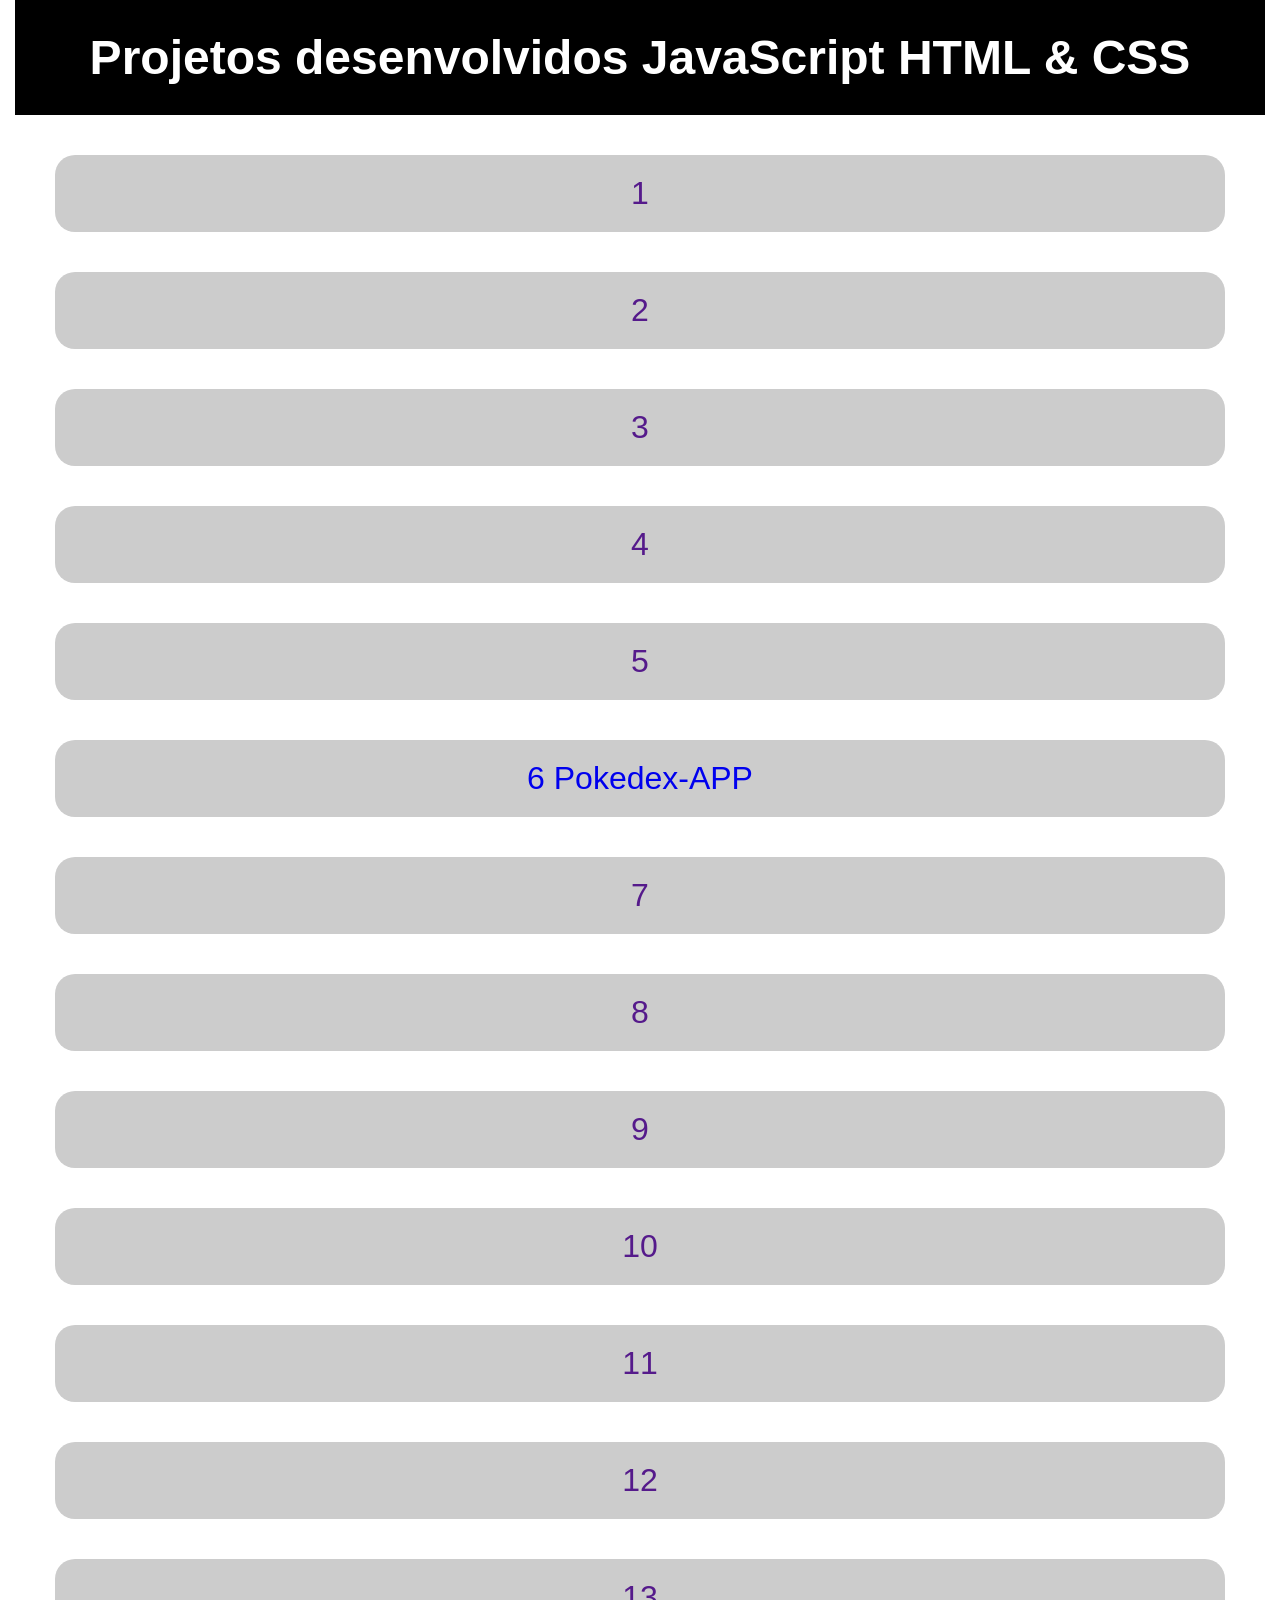
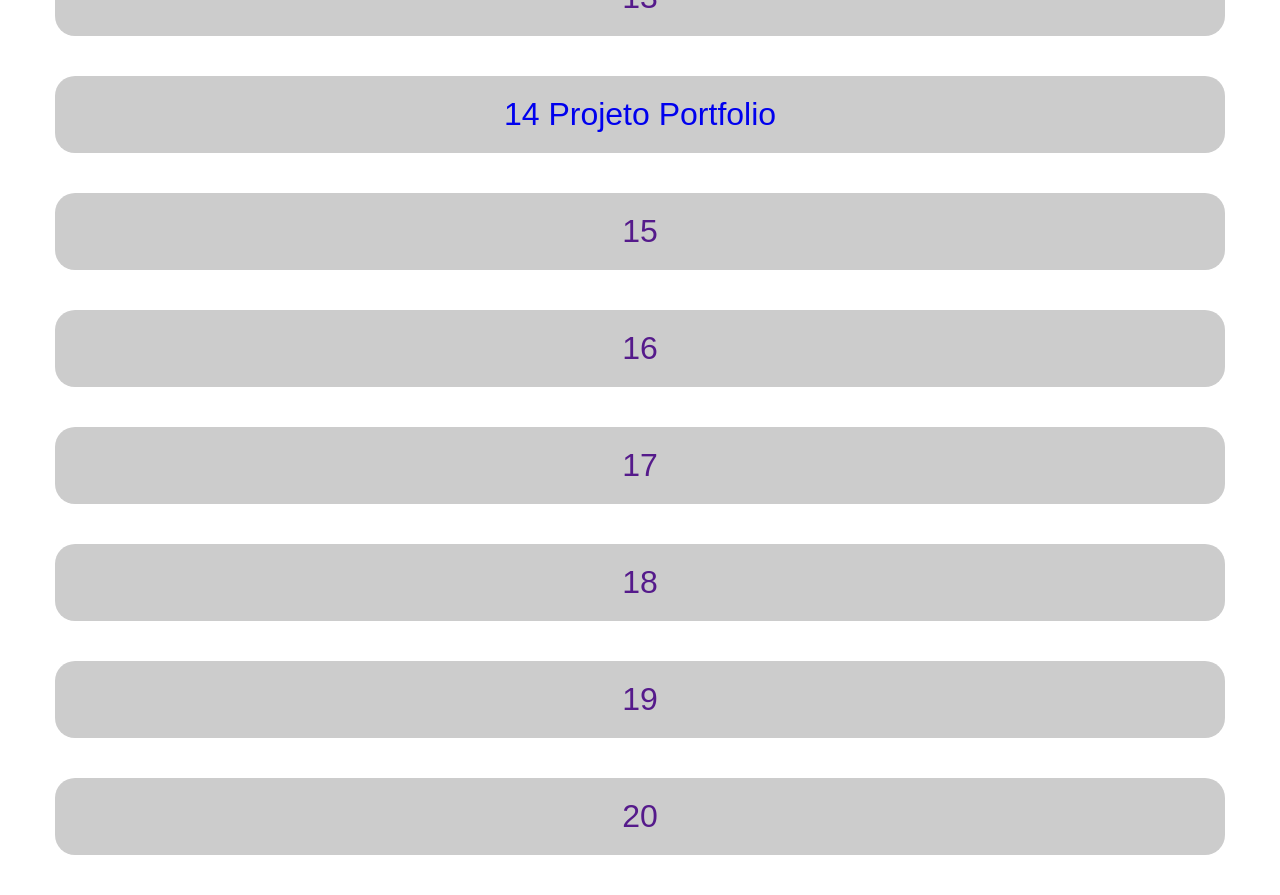
<file: index.html>
<!DOCTYPE html>
<html lang="pt-BR">
<head>
    <meta charset="UTF-8">
    <meta name="viewport" content="width=device-width, initial-scale=1.0">
    <title>Projetos JavaScript</title>

    <link rel="stylesheet" href="./source/style.css">
</head>
<body>
    <main id="container">
        <h2>Projetos desenvolvidos JavaScript HTML & CSS</h2>

        <div class="projeto">
            <a href="" target="_blank">1</a>
            <a href="" target="_blank">2</a>
            <a href="" target="_blank">3</a>
            <a href="" target="_blank">4</a>
            <a href="" target="_blank">5</a>
            <a href="./1.6-Pokedex-APP/pokedex.html" target="_blank">6 Pokedex-APP</a>
            <a href="" target="_blank">7</a>
            <a href="" target="_blank">8</a>
            <a href="" target="_blank">9</a>
            <a href="" target="_blank">10</a>
            <a href="" target="_blank">11</a>
            <a href="" target="_blank">12</a>
            <a href="" target="_blank">13</a>
            <a href="./1.14-Projeto-PortFolio-DIO/index.html" target="_blank">14 Projeto Portfolio</a>
            <a href="" target="_blank">15</a>
            <a href="" target="_blank">16</a>
            <a href="" target="_blank">17</a>
            <a href="" target="_blank">18</a>
            <a href="" target="_blank">19</a>
            <a href="" target="_blank">20</a>
        </div>
    </main>
    
</body>
</html>
</file>
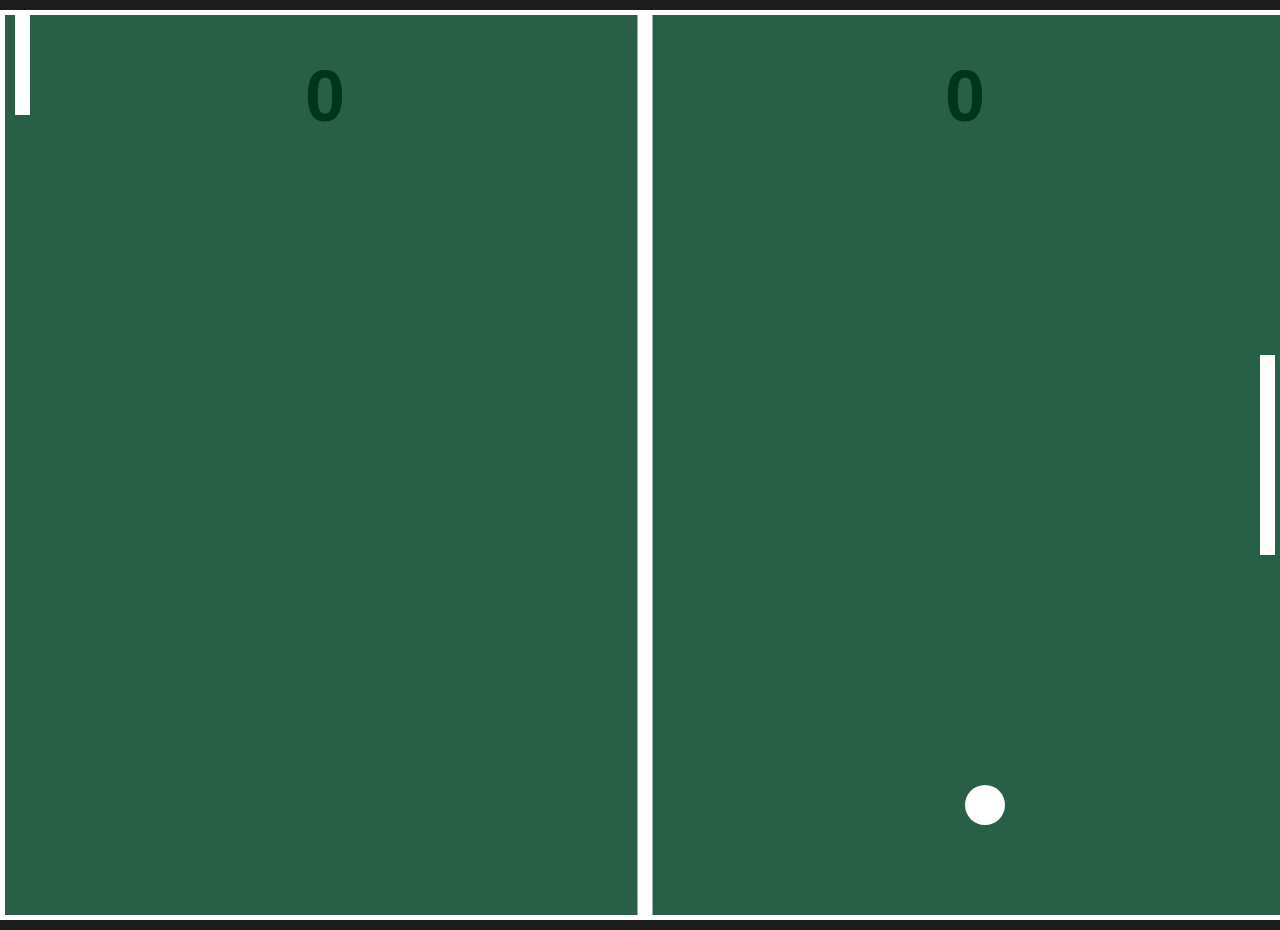
<file: 1.10-Jogo-Jokenpo/index.html>
<!DOCTYPE html>
<html lang="pt-BR">
<head>
  <meta charset="UTF-8" />
  <meta http-equiv="X-UA-Compatible" content="IE=edge" />
  <meta name="viewport" content="width=device-width, initial-scale=1.0" />
  <title>Jogo Ping-Pong</title>

  <link rel="stylesheet" href="./source/style.css">
  <script src="./source/script.js" defer></script>
</head>
<body>
  <canvas></canvas>
</body>
</html>
</file>
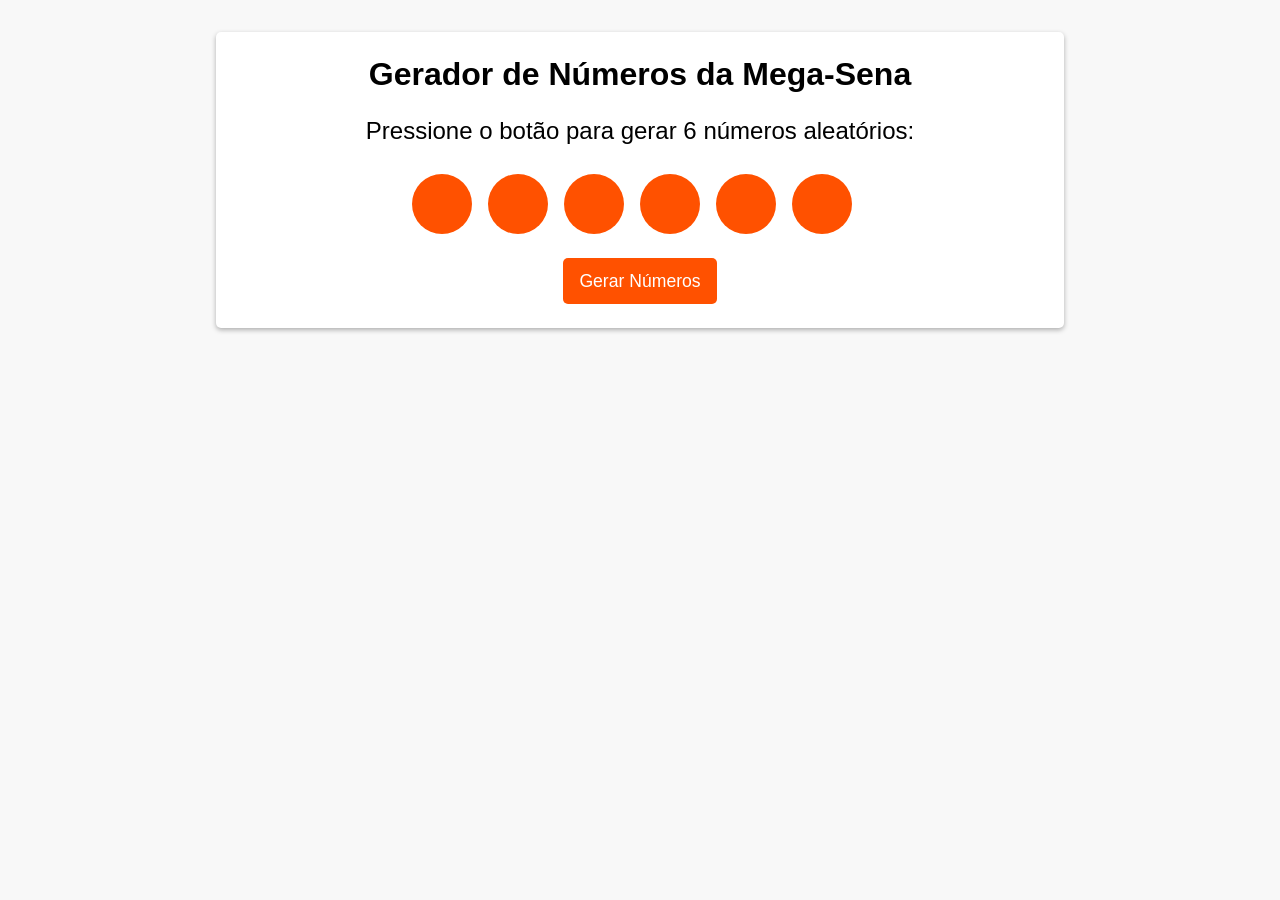
<file: 10 - gerador_mega_sena/index.html>
<!DOCTYPE html>
<html>
  <head>
    <meta charset="UTF-8" />
    <title>Gerador de Números da Mega-Sena</title>
    <link rel="stylesheet" type="text/css" href="style.css" />
    <script src="scripts.js" defer></script>
  </head>
  <body>
    <div class="container">
      <h1>Gerador de Números da Mega-Sena</h1>
      <p>Pressione o botão para gerar 6 números aleatórios:</p>
      <div id="numbers">
        <span class="number"></span>
        <span class="number"></span>
        <span class="number"></span>
        <span class="number"></span>
        <span class="number"></span>
        <span class="number"></span>
      </div>
      <button id="generate">Gerar Números</button>
    </div>
  </body>
</html>
</file>
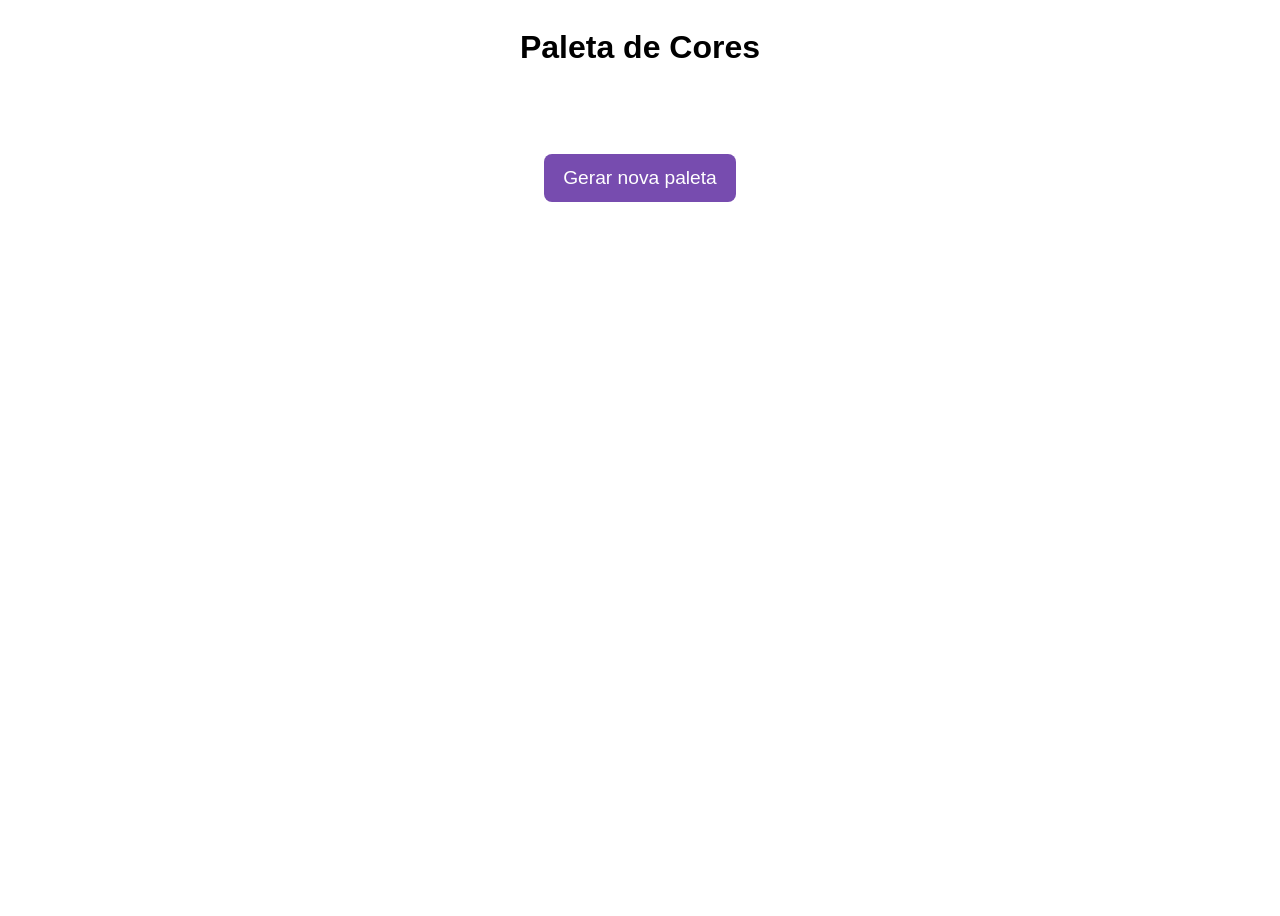
<file: 11 - paleta_de_cores/index.html>
<!DOCTYPE html>
<html lang="en">
  <head>
    <meta charset="UTF-8" />
    <meta http-equiv="X-UA-Compatible" content="IE=edge" />
    <meta name="viewport" content="width=device-width, initial-scale=1.0" />
    <title>Paleta de Cores</title>
    <link rel="stylesheet" href="styles.css" />
    <script src="scripts.js" defer></script>
  </head>
  <body>
    <div class="container">
      <h1>Paleta de Cores</h1>
      <div class="colors"></div>
      <button id="generate-button">Gerar nova paleta</button>
    </div>
  </body>
</html>
</file>
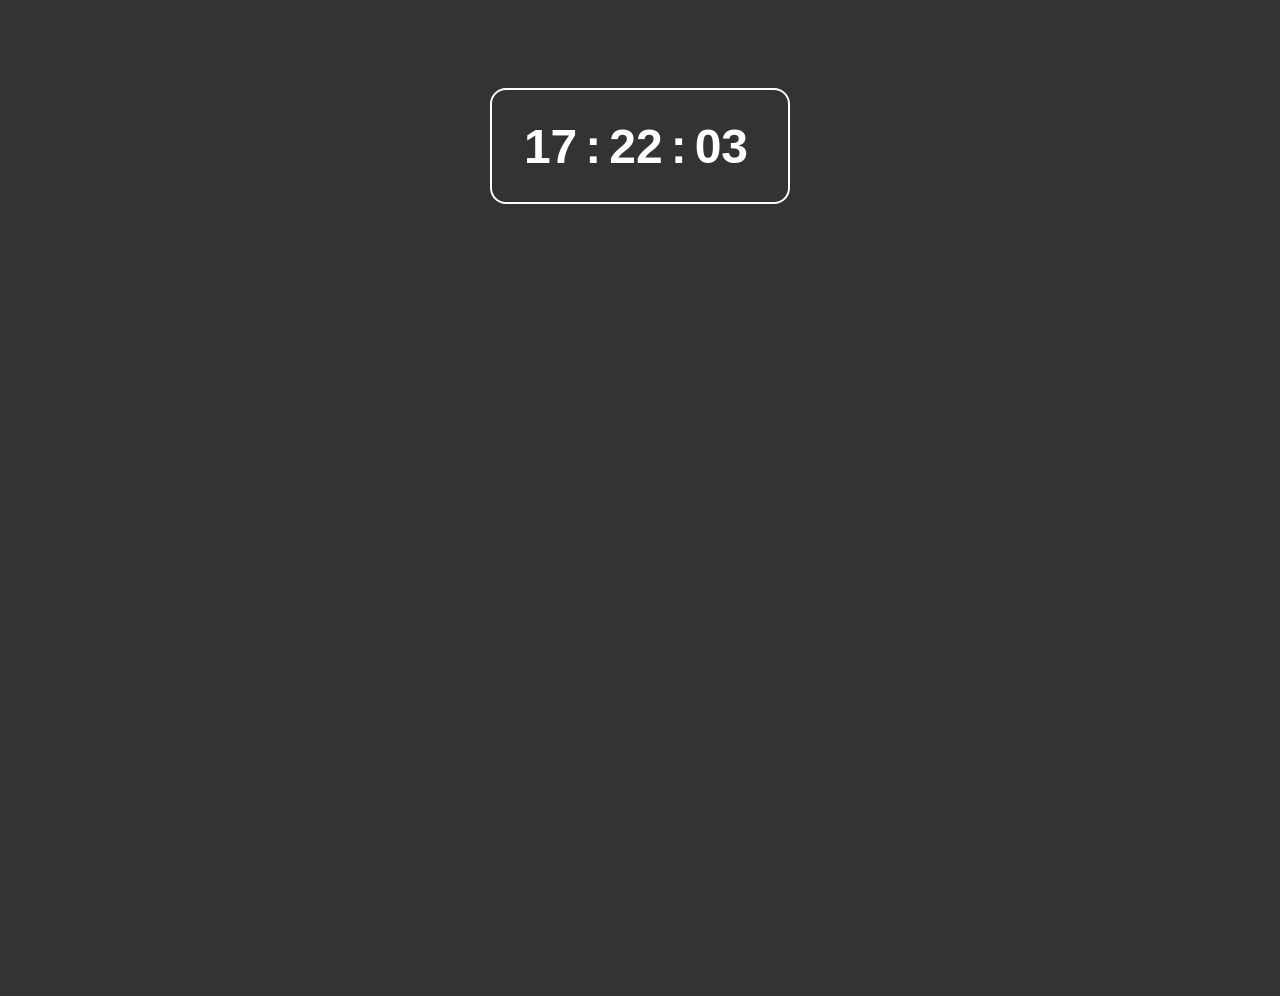
<file: 12 - relogio_digital/index.html>
<!DOCTYPE html>
<html lang="en">
  <head>
    <meta charset="UTF-8" />
    <meta http-equiv="X-UA-Compatible" content="IE=edge" />
    <meta name="viewport" content="width=device-width, initial-scale=1.0" />
    <title>Relógio Digital</title>
    <link rel="stylesheet" href="styles.css" />
    <script src="scripts.js" defer></script>
  </head>
  <body>
    <div class="container">
      <div class="clock">
        <span class="hours">00</span>
        <span class="divider">:</span>
        <span class="minutes">00</span>
        <span class="divider">:</span>
        <span class="seconds">00</span>
      </div>
    </div>
  </body>
</html>
</file>
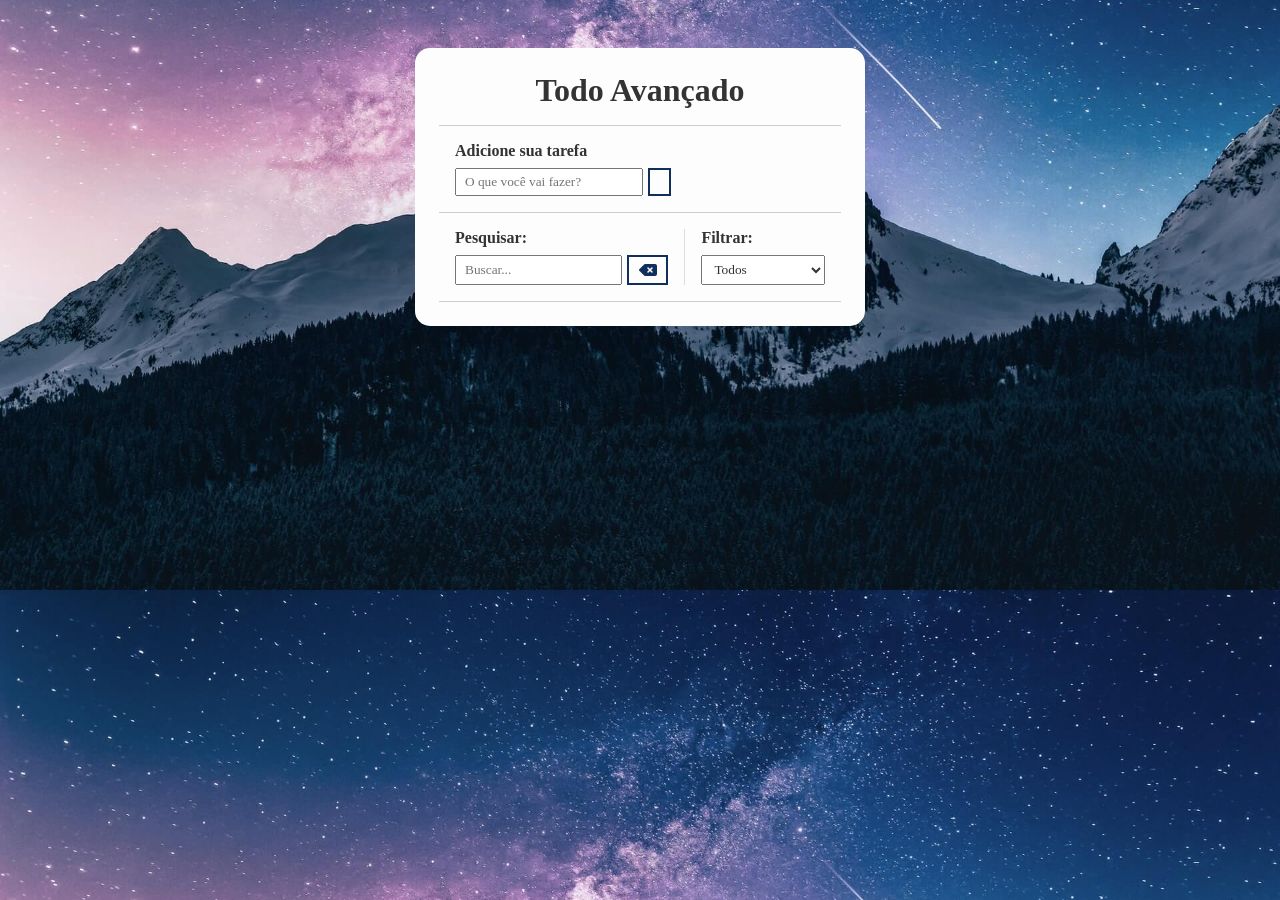
<file: 13 - todo_list/index.html>
<!DOCTYPE html>
<html lang="en">
  <head>
    <meta charset="UTF-8" />
    <meta http-equiv="X-UA-Compatible" content="IE=edge" />
    <meta name="viewport" content="width=device-width, initial-scale=1.0" />
    <title>Todo Avançado</title>
    <link rel="stylesheet" href="css/styles.css" />
    <link
      rel="stylesheet"
      href="https://cdnjs.cloudflare.com/ajax/libs/font-awesome/6.1.2/css/all.min.css"
      integrity="sha512-1sCRPdkRXhBV2PBLUdRb4tMg1w2YPf37qatUFeS7zlBy7jJI8Lf4VHwWfZZfpXtYSLy85pkm9GaYVYMfw5BC1A=="
      crossorigin="anonymous"
      referrerpolicy="no-referrer"
    />
    <script src="js/scripts.js" defer></script>
  </head>
  <body>
    <div class="todo-container">
      <header>
        <h1>Todo Avançado</h1>
      </header>
      <form id="todo-form">
        <p>Adicione sua tarefa</p>
        <div class="form-control">
          <input
            type="text"
            id="todo-input"
            placeholder="O que você vai fazer?"
          />
          <button type="submit">
            <i class="fa-thin fa-plus"></i>
          </button>
        </div>
      </form>
      <form id="edit-form" class="hide">
        <p>Edite sua tarefa</p>
        <div class="form-control">
          <input type="text" id="edit-input" />
          <button type="submit">
            <i class="fa-solid fa-check-double"></i>
          </button>
        </div>
        <button id="cancel-edit-btn">Cancelar</button>
      </form>
      <div id="toolbar">
        <div id="search">
          <h4>Pesquisar:</h4>
          <form>
            <input type="text" id="search-input" placeholder="Buscar..." />
            <button id="erase-button">
              <i class="fa-solid fa-delete-left"></i>
            </button>
          </form>
        </div>
        <div id="filter">
          <h4>Filtrar:</h4>
          <select id="filter-select">
            <option value="all">Todos</option>
            <option value="done">Feitos</option>
            <option value="todo">A fazer</option>
          </select>
        </div>
      </div>
      <div id="todo-list">
        <!-- 
          Template
          
          <div class="todo">
          <h3>Estou fazendo algo aqui...</h3>
          <button class="finish-todo">
            <i class="fa-solid fa-check"></i>
          </button>
          <button class="edit-todo">
            <i class="fa-solid fa-pen"></i>
          </button>
          <button class="remove-todo">
            <i class="fa-solid fa-xmark"></i>
          </button>
        </div> -->
      </div>
    </div>
  </body>
</html>
</file>
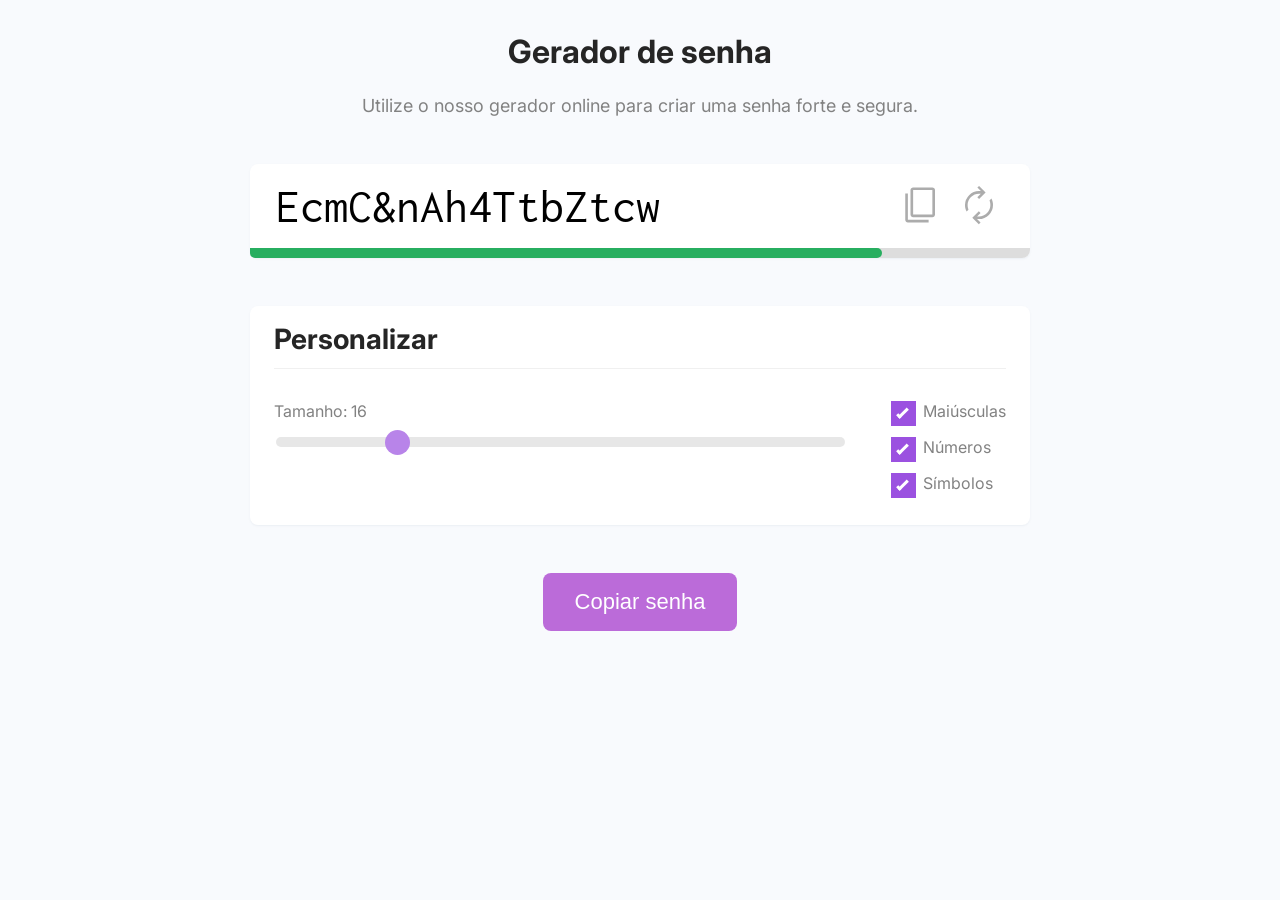
<file: 2.1-Gerador-senhas/index.html>
<!DOCTYPE html>
<html lang="en">
  <head>
    <meta charset="UTF-8" />
    <meta http-equiv="X-UA-Compatible" content="IE=edge" />
    <meta name="viewport" content="width=device-width, initial-scale=1.0" />
    <link rel="preconnect" href="https://fonts.googleapis.com" />
    <link rel="preconnect" href="https://fonts.gstatic.com" crossorigin />
    <link
      href="https://fonts.googleapis.com/css2?family=Inconsolata:wght@600&family=Inter:wght@400;600&display=swap"
      rel="stylesheet"
    />
    <link rel="stylesheet" href="reset.css" />
    <link rel="stylesheet" href="style.css" />
    <title>Document</title>
  </head>
  <body>
    <main>
      <section class="hero">
        <h1 class="title">Gerador de senha</h1>
        <p class="subtitle">
          Utilize o nosso gerador online para criar uma senha forte e segura.
        </p>
      </section>

      <section class="box">
        <div class="password">
          <div class="text">
            <input type="text" name="password" id="password" />
          </div>
          <div class="actions">
            <button id="copy-1">
              <img src="copy.svg" width="42" />
            </button>
            <button id="renew">
              <img src="renew.svg" width="42" />
            </button>
          </div>
        </div>
        <div class="security-indicator">
          <div id="security-indicator-bar" class="bar"></div>
        </div>
      </section>

      <section class="box customize">
        <h3 class="title">Personalizar</h3>
        <div class="actions">
          <div class="password-length">
            <p>Tamanho: <span id="password-length-text">16</span></p>
            <input
              type="range"
              name="password-length"
              id="password-length"
              class="slider"
              value="16"
              min="4"
              max="64"
            />
          </div>
          <div class="config">
            <label class="checkbox-container">
              <span class="text">Maiúsculas</span>
              <input type="checkbox" id="uppercase-check" checked />
              <span class="checkmark"></span>
            </label>
            <label class="checkbox-container">
              <span class="text">Números</span>
              <input type="checkbox" id="number-check" checked />
              <span class="checkmark"></span>
            </label>
            <label class="checkbox-container">
              <span class="text">Símbolos</span>
              <input type="checkbox" id="symbol-check" checked />
              <span class="checkmark"></span>
            </label>
          </div>
        </div>
      </section>

      <div class="submit">
        <button id="copy-2">Copiar senha</button>
      </div>
    </main>
    <script>
      const inputEl = document.querySelector("#password")
      const upperCaseCheckEl = document.querySelector("#uppercase-check")
      const numberCheckEl = document.querySelector("#number-check")
      const symbolCheckEl = document.querySelector("#symbol-check")
      const securityIndicatorBarEl = document.querySelector(
        "#security-indicator-bar"
      )

      let passwordLength = 16

      function generatePassword() {
        let chars = "abcdefghjkmnpqrstuvwxyz"

        const upperCaseChars = "ABCDEFGHJKLMNPQRSTUVWXYZ"
        const numberChars = "123456789"
        const symbolChars = "?!@&*()[]"

        if (upperCaseCheckEl.checked) {
          chars += upperCaseChars
        }

        if (numberCheckEl.checked) {
          chars += numberChars
        }

        if (symbolCheckEl.checked) {
          chars += symbolChars
        }

        let password = ""

        for (let i = 0; i < passwordLength; i++) {
          const randomNumber = Math.floor(Math.random() * chars.length)
          password += chars.substring(randomNumber, randomNumber + 1)
        }

        inputEl.value = password

        calculateQuality()
        calculateFontSize()
      }

      function calculateQuality() {
        // T*0.25 + M*0.15 + N*0.25 + S*0.35 = 100
        const percent = Math.round(
          (passwordLength / 64) * 25 +
            (upperCaseCheckEl.checked ? 15 : 0) +
            (numberCheckEl.checked ? 25 : 0) +
            (symbolCheckEl.checked ? 35 : 0)
        )

        securityIndicatorBarEl.style.width = `${percent}%`

        if (percent > 69) {
          // safe
          securityIndicatorBarEl.classList.remove("critical")
          securityIndicatorBarEl.classList.remove("warning")
          securityIndicatorBarEl.classList.add("safe")
        } else if (percent > 50) {
          // warning
          securityIndicatorBarEl.classList.remove("critical")
          securityIndicatorBarEl.classList.add("warning")
          securityIndicatorBarEl.classList.remove("safe")
        } else {
          // critical
          securityIndicatorBarEl.classList.add("critical")
          securityIndicatorBarEl.classList.remove("warning")
          securityIndicatorBarEl.classList.remove("safe")
        }

        if (percent >= 100) {
          securityIndicatorBarEl.classList.add("completed")
        } else {
          securityIndicatorBarEl.classList.remove("completed")
        }
      }

      function calculateFontSize() {
        if (passwordLength > 45) {
          inputEl.classList.remove("font-sm")
          inputEl.classList.remove("font-xs")
          inputEl.classList.add("font-xxs")
        } else if (passwordLength > 32) {
          inputEl.classList.remove("font-sm")
          inputEl.classList.add("font-xs")
          inputEl.classList.remove("font-xxs")
        } else if (passwordLength > 22) {
          inputEl.classList.add("font-sm")
          inputEl.classList.remove("font-xs")
          inputEl.classList.remove("font-xxs")
        } else {
          inputEl.classList.remove("font-sm")
          inputEl.classList.remove("font-xs")
          inputEl.classList.remove("font-xxs")
        }
      }

      function copy() {
        navigator.clipboard.writeText(inputEl.value)
      }

      const passwordLengthEl = document.querySelector("#password-length")
      passwordLengthEl.addEventListener("input", function () {
        passwordLength = passwordLengthEl.value
        document.querySelector("#password-length-text").innerText =
          passwordLength
        generatePassword()
      })
      upperCaseCheckEl.addEventListener("click", generatePassword)
      numberCheckEl.addEventListener("click", generatePassword)
      symbolCheckEl.addEventListener("click", generatePassword)

      document.querySelector("#copy-1").addEventListener("click", copy)
      document.querySelector("#copy-2").addEventListener("click", copy)
      document
        .querySelector("#renew")
        .addEventListener("click", generatePassword)

      generatePassword()
    </script>
  </body>
</html>
</file>
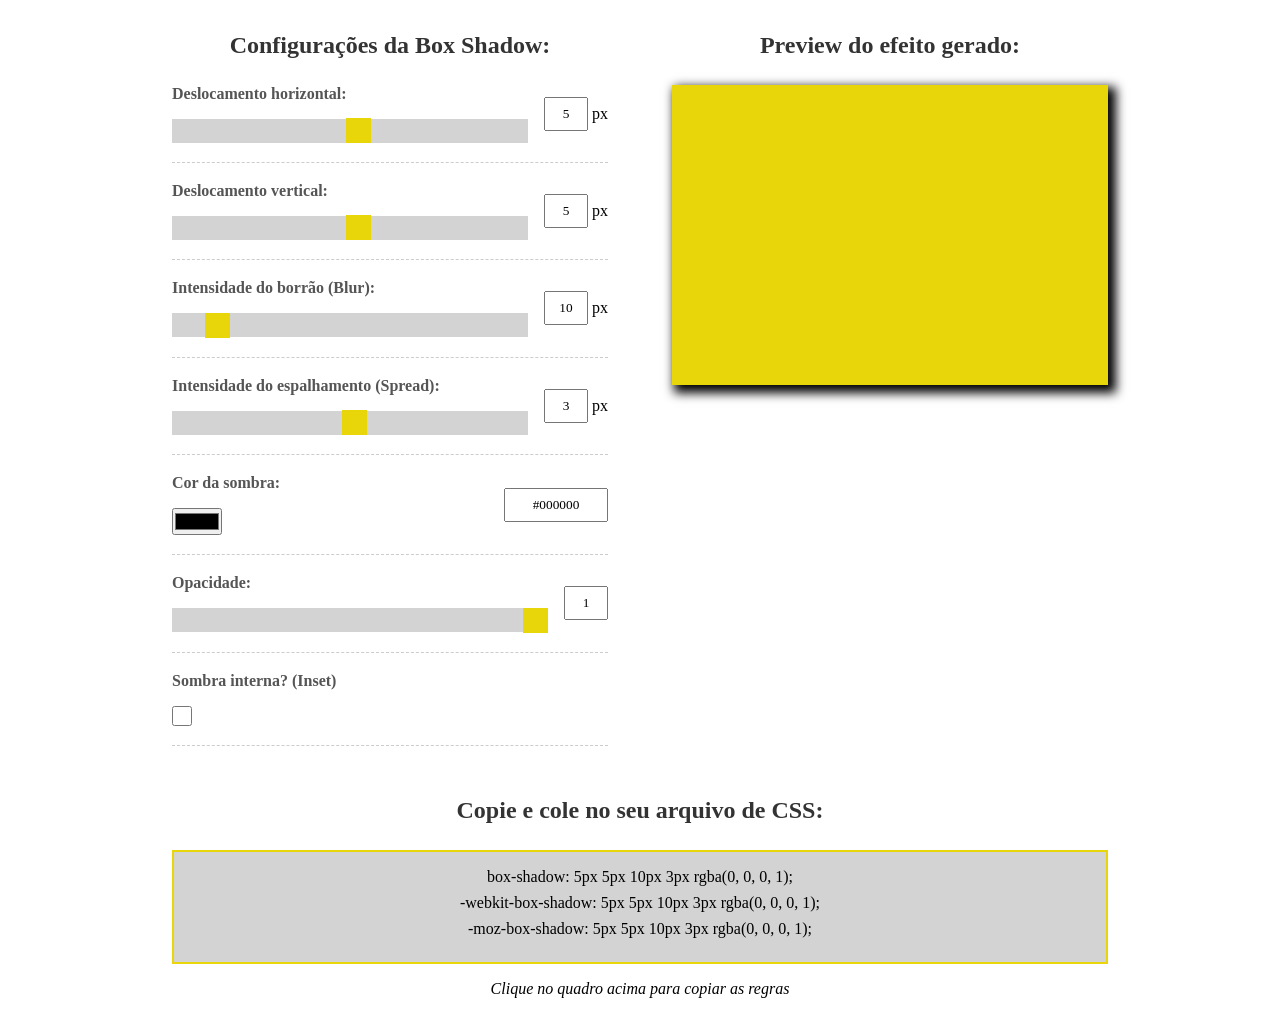
<file: 7 - box-shadow-generator-main/index.html>
<!DOCTYPE html>
<html lang="pt">
  <head>
    <meta charset="UTF-8" />
    <meta http-equiv="X-UA-Compatible" content="IE=edge" />
    <meta name="viewport" content="width=device-width, initial-scale=1.0" />
    <title>Gerador de Box Shadow</title>
    <link rel="stylesheet" href="css/styles.css" />
    <script src="js/scripts.js" defer></script>
  </head>
  <body>
    <div id="box-shadow-generator">
      <div id="controls-container">
        <h2>Configurações da Box Shadow:</h2>
        <div class="form-control">
          <div class="range-input">
            <label for="horizontal">Deslocamento horizontal:</label>
            <input
              type="range"
              id="horizontal"
              name="horizontal"
              min="-100"
              max="100"
              value="5"
            />
          </div>
          <div class="reference-input">
            <input type="text" id="horizontal-value" name="horizontal-value" />
            <p>px</p>
          </div>
        </div>
        <div class="form-control">
          <div class="range-input">
            <label for="vertical">Deslocamento vertical:</label>
            <input
              type="range"
              id="vertical"
              name="vertical"
              min="-100"
              max="100"
              value="5"
            />
          </div>
          <div class="reference-input">
            <input type="text" id="vertical-value" name="vertical-value" />
            <p>px</p>
          </div>
        </div>
        <div class="form-control">
          <div class="range-input">
            <label for="blur">Intensidade do borrão (Blur):</label>
            <input
              type="range"
              id="blur"
              name="blur"
              min="0"
              max="100"
              value="10"
            />
          </div>
          <div class="reference-input">
            <input type="text" id="blur-value" name="blur-value" />
            <p>px</p>
          </div>
        </div>
        <div class="form-control">
          <div class="range-input">
            <label for="spread">Intensidade do espalhamento (Spread):</label>
            <input
              type="range"
              id="spread"
              name="spread"
              min="-100"
              max="100"
              value="3"
            />
          </div>
          <div class="reference-input">
            <input type="text" id="spread-value" name="spread-value" />
            <p>px</p>
          </div>
        </div>
        <div class="form-control">
          <div class="range-input">
            <label for="color">Cor da sombra:</label>
            <input type="color" id="color" name="color" value="#000000" />
          </div>
          <div class="reference-input">
            <input type="text" id="color-value" name="color-value" />
          </div>
        </div>
        <div class="form-control">
          <div class="range-input">
            <label for="opacity">Opacidade:</label>
            <input
              type="range"
              id="opacity"
              name="opacity"
              min="0"
              max="1"
              value="1"
              step="0.01"
            />
          </div>
          <div class="reference-input">
            <input type="text" id="opacity-value" name="opacity-value" />
          </div>
        </div>
        <div class="form-control">
          <div class="range-input">
            <label for="opacity">Sombra interna? (Inset)</label>
            <input type="checkbox" id="inset" name="inset" />
          </div>
        </div>
      </div>
      <div id="preview">
        <h2>Preview do efeito gerado:</h2>
        <div id="box"></div>
      </div>
    </div>
    <div id="generated-rule">
      <h2>Copie e cole no seu arquivo de CSS:</h2>
      <div id="rules-area">
        <p id="rule">box-shadow: <span></span></p>
        <p id="webkit-rule">-webkit-box-shadow: <span></span></p>
        <p id="moz-rule">-moz-box-shadow: <span></span></p>
      </div>
      <p id="copy-instructions">Clique no quadro acima para copiar as regras</p>
    </div>
  </body>
</html>
</file>
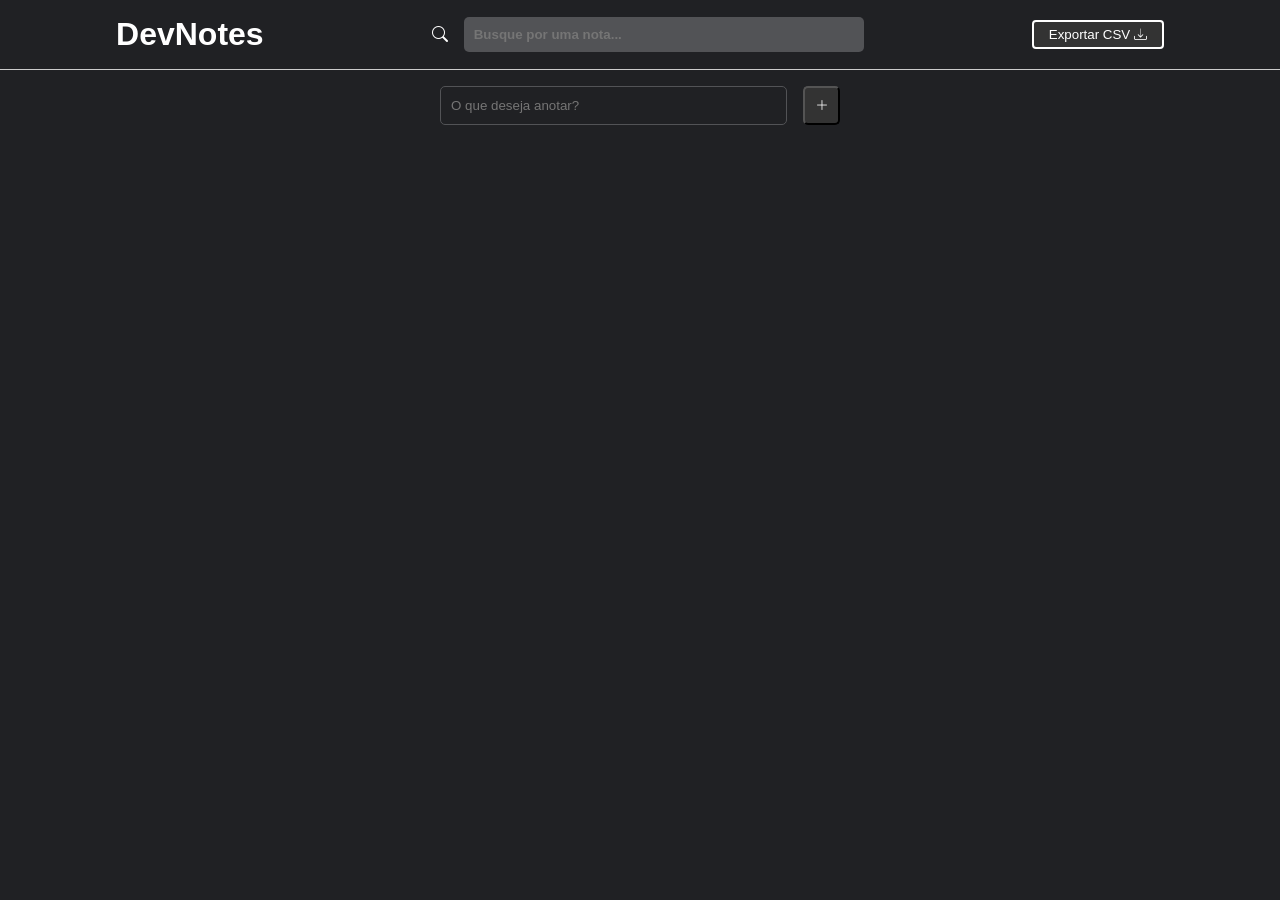
<file: 8 - devnotes-main/index.html>
<!DOCTYPE html>
<html lang="pt">
  <head>
    <meta charset="UTF-8" />
    <meta http-equiv="X-UA-Compatible" content="IE=edge" />
    <meta name="viewport" content="width=device-width, initial-scale=1.0" />
    <title>Notes</title>
    <!-- Bootstrap Icons -->
    <link
      rel="stylesheet"
      href="https://cdn.jsdelivr.net/npm/bootstrap-icons@1.10.1/font/bootstrap-icons.css"
    />
    <!-- CSS -->
    <link rel="stylesheet" href="css/styles.css" />
    <!-- JS -->
    <script src="js/scripts.js" defer></script>
  </head>
  <body>
    <header>
      <h1>DevNotes</h1>
      <div id="search-container">
        <i class="bi bi-search"></i>
        <input
          type="text"
          id="search-input"
          placeholder="Busque por uma nota..."
        />
      </div>
      <button id="export-notes">
        Exportar CSV <i class="bi bi-download"></i>
      </button>
    </header>
    <div id="add-note-container">
      <input type="text" id="note-content" placeholder="O que deseja anotar?" />
      <button class="add-note"><i class="bi bi-plus-lg"></i></button>
    </div>
    <div id="notes-container"></div>
  </body>
</html>
</file>
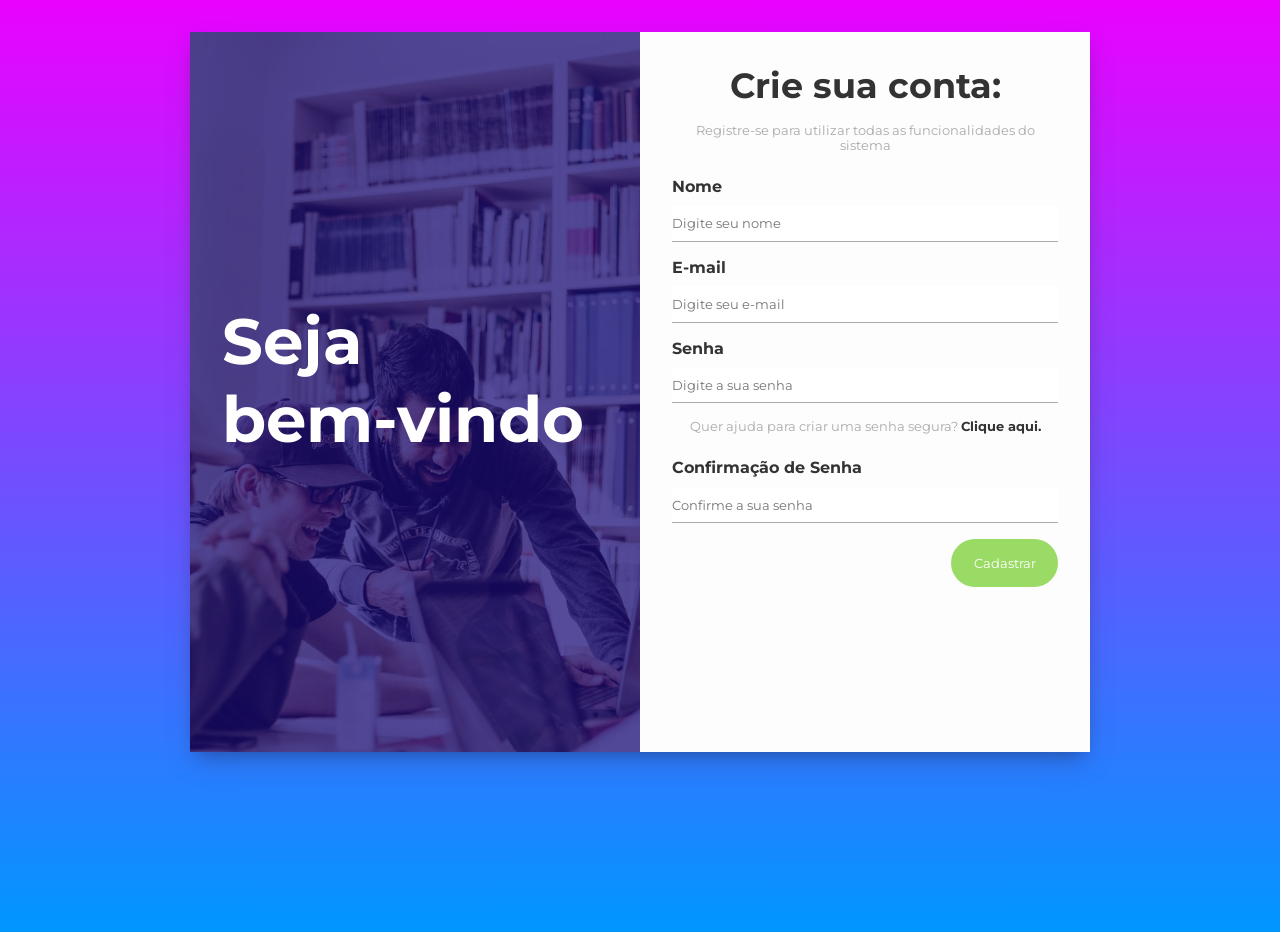
<file: 9 - gerador_de_senha/index.html>
<!DOCTYPE html>
<html lang="pt">
  <head>
    <meta charset="UTF-8" />
    <meta http-equiv="X-UA-Compatible" content="IE=edge" />
    <meta name="viewport" content="width=device-width, initial-scale=1.0" />
    <title>Gerador de Senha</title>
    <link rel="preconnect" href="https://fonts.googleapis.com" />
    <link rel="preconnect" href="https://fonts.gstatic.com" crossorigin />
    <link
      href="https://fonts.googleapis.com/css2?family=Montserrat:ital,wght@0,100;0,200;0,300;0,400;0,500;0,600;0,700;0,800;0,900;1,100;1,200;1,300;1,400;1,500;1,600;1,700;1,800;1,900&display=swap"
      rel="stylesheet"
    />
    <link rel="stylesheet" href="css/styles.css" />
    <script src="js/scripts.js" defer></script>
  </head>
  <body>
    <div id="register-container">
      <div id="register-banner">
        <div id="banner-layer">
          <h1>Seja bem-vindo</h1>
        </div>
      </div>
      <form id="register-form">
        <h2>Crie sua conta:</h2>
        <p>Registre-se para utilizar todas as funcionalidades do sistema</p>
        <div class="form-control">
          <label for="name">Nome</label>
          <input
            type="text"
            name="name"
            id="name"
            placeholder="Digite seu nome"
          />
        </div>
        <div class="form-control">
          <label for="email">E-mail</label>
          <input
            type="email"
            name="email"
            id="email"
            placeholder="Digite seu e-mail"
          />
        </div>
        <div class="form-control">
          <label for="password">Senha</label>
          <input
            type="password"
            name="password"
            id="password"
            placeholder="Digite a sua senha"
          />
        </div>
        <p>
          Quer ajuda para criar uma senha segura?
          <span id="open-generate-password">Clique aqui.</span>
        </p>
        <div id="generate-options" class="hide">
          <p>Selecione as opções que você deseja:</p>
          <div class="form-control">
            <label for="length">Quantidade de caracteres:</label>
            <input type="text" id="length" name="length" value="10" />
          </div>
          <div class="form-control">
            <label for="letters">Letras:</label>
            <input type="checkbox" id="letters" name="letters" checked />
          </div>
          <div class="form-control">
            <label for="numbers">Números:</label>
            <input type="checkbox" id="numbers" name="numbers" checked />
          </div>
          <div class="form-control">
            <label for="symbols">Símbolos:</label>
            <input type="checkbox" id="symbols" name="symbols" checked />
          </div>
          <button id="generate-password">Criar senha</button>
        </div>
        <div id="generated-password">
          <p>Aqui está a sua senha:</p>
          <h4></h4>
          <button id="copy-password">Copiar</button>
        </div>
        <div class="form-control">
          <label for="confirmpassword">Confirmação de Senha</label>
          <input
            type="password"
            name="confirmpassword"
            id="confirmpassword"
            placeholder="Confirme a sua senha"
          />
        </div>
        <input type="submit" value="Cadastrar" />
      </form>
    </div>
  </body>
</html>
</file>
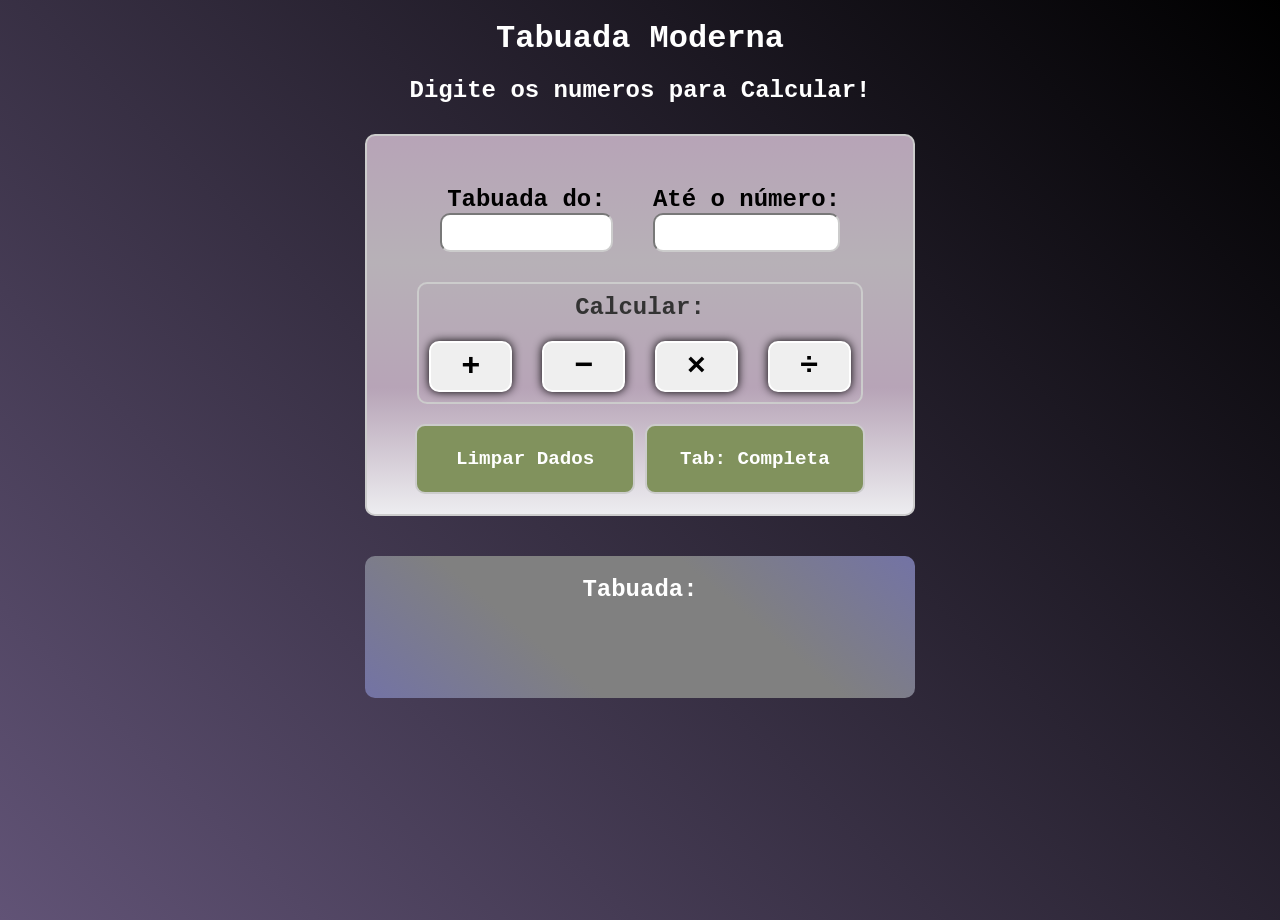
<file: 01-JS-ProjetoTabuada/Tabuada.html>
<!DOCTYPE html>
<html lang="pt-BR">
<head>
    <meta charset="UTF-8">
    <meta name="viewport" content="width=device-width, initial-scale=1.0">
    <title>Tabuada</title>

    <link rel="stylesheet" href="css/stilo.css">
    <script src="js/Tabuada.js" defer></script>
</head>
<body>
    <h1>Tabuada Moderna</h1>
    <h2>Digite os numeros para Calcular!</h2>

    <main id="container">
        <form action="" class="form-container">
            <div id="number-contain">
                <label for="number1">Tabuada do: </label>
                <input type="number" name="number1" id="number1">
            </div>

            <div id="number-contain">
                <label for="number2">Até o número: </label>
                <input type="number" name="number1" id="number2">
            </div>
        </form>

        <section id="options">
            <h2>Calcular:</h2>
            <button type="button" class="options" id="soma">&#43</button>
            <button type="button" class="options" id="sub">&#8722</button>
            <button type="button" class="options" id="mult">&#215</button>
            <button type="button" class="options" id="divid">&#247</button>
        </section>

        <div id="botoes">
            <button type="button" id="limp" class="limp">Limpar Dados</button>
            <button type="button" id="complet" class="limp">Tab: Completa</button>
        </div>
        
       
    </main>
    <section id="output">
        <h2>Tabuada:</h2>
        <div id="saida-dados"></div>
        <div id="tb-complet"></div>
    </section>
</body>
</html>
</file>
<file: source/style.css>
* {
    margin: 0;
    padding: 0;
    box-sizing: border-box;
}

body{
    max-width: 1250px;
    display: flex;
    margin: 0 auto;
    justify-content: center;
    font-family: 'Franklin Gothic Medium', 'Arial Narrow', Arial, sans-serif;
    text-align: center;
}
#container{
    width: 100%;
    display: flex;
    flex-direction: column;
}
#container h2{
    font-size: 3rem;
    background-color: #000;
    padding: 30px;
    color: #fff;
}
.projeto{
    margin: 20px;
    font-size: 2rem;
    display: flex;
    flex-direction: column;
}
.projeto a{
    margin: 20px;
    background-color: #ccc;
    padding: 20px;
    text-decoration: none;
    border-radius: 20px;
    transition: .5s;
}
.projeto a:hover{
    background-color: aliceblue;
    border: 2px solid #000;
}
</file>
<file: 1.10-Jogo-Jokenpo/source/style.css>
/* Estilos gerais da página */
 body {
    margin: 10px auto;
    overflow: hidden;
    background-color: #1c1c1c; /* Cor de fundo escura para contraste com o jogo */
  }

  canvas {
    display: block;
    background-color: #286047; /* Cor de fundo do canvas para o campo de jogo */
    border: 5px solid #ffffff; /* Borda branca ao redor do canvas */
  }
</file>
<file: 10 - gerador_mega_sena/style.css>
body {
  font-family: Arial, sans-serif;
  background-color: #f8f8f8;
}

.container {
  max-width: 800px;
  margin: 0 auto;
  padding: 1.5rem;
  margin-top: 2rem;
  background-color: #fff;
  border-radius: 5px;
  box-shadow: 0px 2px 5px rgba(0, 0, 0, 0.3);
}

h1 {
  margin-top: 0;
  font-size: 2rem;
  text-align: center;
}

p {
  margin-bottom: 1.8rem;
  font-size: 1.5rem;
  text-align: center;
}

#numbers {
  display: flex;
  justify-content: center;
  align-items: center;
  margin-bottom: 1.5rem;
}

.number {
  display: block;
  width: 60px;
  height: 60px;
  margin-right: 1rem;
  font-size: 2rem;
  font-weight: bold;
  text-align: center;
  line-height: 60px;
  background-color: #ff5100;
  color: #fff;
  border-radius: 50%;
}

button {
  display: block;
  margin: 0 auto;
  padding: 0.8rem 1rem;
  font-size: 1.1rem;
  color: #fff;
  background-color: #ff5100;
  border: none;
  border-radius: 5px;
  cursor: pointer;
}

button:hover {
  background-color: #e4510d;
}
</file>
<file: 11 - paleta_de_cores/styles.css>
body {
  font-family: sans-serif;
  display: flex;
  flex-direction: column;
  align-items: center;
  height: 100vh;
}

h1 {
  margin-bottom: 2rem;
  text-align: center;
}

.container {
  display: flex;
  flex-direction: column;
  justify-content: center;
}

.colors {
  display: flex;
  justify-content: center;
  align-items: center;
}

.colors div {
  width: 100px;
  height: 100px;
  margin: 0 10px;
  border-radius: 5px;
  box-shadow: 0px 0px 10px rgba(0, 0, 0, 0.2);
  transition: transform 0.2s ease-in-out;
  position: relative;
}

.colors div p {
  position: absolute;
  top: 100px;
}

.colors div:hover {
  transform: scale(1.1);
}

#generate-button {
  background-color: #774caf;
  border: none;
  color: #fff;
  text-align: center;
  font-size: 1.2rem;
  padding: 0.8rem 1.2rem;
  cursor: pointer;
  border-radius: 8px;
  transition: all 0.3s;
  margin: 3.5rem auto;
}

#generate-button:hover {
  background-color: #6b30b8;
  box-shadow: 0 8px 16px 0 rgba(0, 0, 0, 0.2), 0 6px 20px 0 rgba(0, 0, 0, 0.19);
}
</file>
<file: 12 - relogio_digital/styles.css>
body {
  background-color: #333;
  font-family: Helvetica;
}

.container {
  height: 100vh;
  width: 100%;
  padding-top: 5rem;
  display: flex;
  justify-content: center;
}

.clock {
  font-size: 3rem;
  font-weight: bold;
  color: #fff;
  text-align: center;
  border: 2px solid #fff;
  border-radius: 1rem;
  padding: 1rem 2rem;
  height: 80px;
  display: flex;
  align-items: center;
}

.clock span {
  margin-right: 0.5rem;
}
</file>
<file: 13 - todo_list/css/styles.css>
/* Geral */
* {
  padding: 0;
  margin: 0;
  box-sizing: border-box;
  font-family: Verdana;
  color: #333;
}

body {
  background-image: url("../img/bg.jpg");
  background-position: center;
  background-size: cover;
}

button {
  background-color: #fdfdfd;
  color: #102f5e;
  border: 2px solid #102f5e;
  padding: 0.3rem 0.6rem;
  font-size: 1rem;
  cursor: pointer;
  display: flex;
  justify-content: center;
  align-items: center;
  transition: 0.4s;
}

button:hover {
  background-color: #102f5e;
}

button:hover > i {
  color: #fff;
}

button i {
  pointer-events: none;
  color: #102f5e;
  font-weight: bold;
}

input,
select {
  padding: 0.25rem 0.5rem;
}

.hide {
  display: none;
}

/* Todo Header */
.todo-container {
  max-width: 450px;
  margin: 3rem auto 0;
  background-color: #fdfdfd;
  padding: 1.5rem;
  border-radius: 15px;
}

.todo-container header {
  text-align: center;
  padding: 0 1rem 1rem;
  border-bottom: 1px solid #ccc;
}

/* Todo Form */
#todo-form,
#edit-form {
  padding: 1rem;
  border-bottom: 1px solid #ccc;
}

#todo-form p,
#edit-form p {
  margin-bottom: 0.5rem;
  font-weight: bold;
}

.form-control {
  display: flex;
}

.form-control input {
  margin-right: 0.3rem;
}

#cancel-edit-btn {
  margin-top: 1rem;
  color: #444;
}

/* Todo Toolbar */
#toolbar {
  padding: 1rem;
  border-bottom: 1px solid #ccc;
  display: flex;
}

#toolbar h4 {
  margin-bottom: 0.5rem;
}

#search {
  border-right: 1px solid #ddd;
  padding-right: 1rem;
  margin-right: 1rem;
  width: 65%;
  display: flex;
  flex-direction: column;
}

#search form {
  display: flex;
}

#search input {
  width: 100%;
  margin-right: 0.3rem;
}

#filter {
  width: 35%;
  display: flex;
  flex-direction: column;
}

#filter select {
  flex: 1;
}

/* Todo List */
.todo {
  display: flex;
  justify-content: space-around;
  align-items: center;
  padding: 1rem 1rem;
  border-bottom: 1px solid #ddd;
  transition: 0.3s;
}

.todo h3 {
  flex: 1;
  font-size: 0.9rem;
}

.todo button {
  margin-left: 0.4rem;
}

.done {
  background: #395169;
}

.done h3 {
  color: #fff;
  text-decoration: line-through;
  font-style: italic;
}
</file>
<file: 2.1-Gerador-senhas/style.css>
body {
  background-color: #f8fafd;
  font-family: "Inter", sans- serif;
  color: #252525;
  padding: 2rem;
}

main {
  max-width: 780px;
  margin: 0 auto;
}

.hero {
  text-align: center;
  padding-bottom: 3rem;
}
.hero .title {
  font-size: 2rem;
  font-weight: bold;
  padding-bottom: 1.5rem;
}
.hero .subtitle {
  font-size: 1.125rem;
  color: #828282;
}

.box {
  background: #fff;
  box-shadow: 0 1px 2px rgba(132, 148, 165, 0.1);
  border-radius: 8px;
  margin-bottom: 3rem;
}

.password {
  display: flex;
  align-items: center;
  padding: 1rem 1.5rem;
}
.password .text {
  flex: 1;
}
.password .text input {
  font-family: "Inconsolata", serif;
  font-size: 3rem;
  border: none;
  outline: none;
  cursor: default;
  height: 52px;
  width: 100%;
  transition: all 0.2s;
  -webkit-user-select: none;
  -moz-user-select: none;
  -ms-user-select: none;
  user-select: none;
}
.password .text input.font-sm {
  font-size: 2rem;
}
.password .text input.font-xs {
  font-size: 1.5rem;
}
.password .text input.font-xxs {
  font-size: 1rem;
}
.password .actions button {
  background-color: transparent;
  border: none;
  cursor: pointer;
  opacity: 0.7;
  transition: opacity 0.2s;
}

.security-indicator {
  height: 10px;
  background-color: #ddd;
  border-bottom-left-radius: 8px;
  border-bottom-right-radius: 8px;
}
.security-indicator .bar {
  height: 10px;
  border-top-right-radius: 8px;
  border-bottom-left-radius: 8px;
  border-bottom-right-radius: 8px;

  transition: all 0.2s;
}
.security-indicator .bar.completed {
  border-top-right-radius: 0;
}
.security-indicator .bar.critical {
  background-color: #eb5757;
}
.security-indicator .bar.warning {
  background-color: #f2c94c;
}
.security-indicator .bar.safe {
  background-color: #27ae60;
}

.customize {
  padding: 1rem 1.5rem;
}
.customize .title {
  border-bottom: 1px solid #f0f0f0;
  font-size: 1.75rem;
  font-weight: bold;
  margin-bottom: 2rem;
  padding-bottom: 0.75rem;
}
.customize .actions {
  display: flex;
  gap: 3rem;
  color: #828282;
}
.customize .password-length {
  flex: 1;
}
.customize .password-length .slider {
  appearance: none;
  -webkit-appearance: none;
  height: 10px;
  background: #dddddd;
  outline: none;
  border-radius: 8px;
  width: 100%;
  opacity: 0.7;
  transition: opacity 0.2s;
  margin-top: 1rem;
}
.customize .password-length .slider:hover {
  opacity: 1;
}
.customize .password-length .slider::-webkit-slider-thumb {
  -webkit-appearance: none;
  appearance: none;
  width: 25px;
  height: 25px;
  border-radius: 25px;
  background: #9b51e0;
  cursor: pointer;
}
.customize .password-length .slider::-moz-range-thumb {
  width: 25px;
  height: 25px;
  border-radius: 25px;
  background: #9b51e0;
  cursor: pointer;
}

.checkbox-container {
  display: block;
  position: relative;
  padding-left: 2rem;
  margin-bottom: 1rem;
  cursor: pointer;
  -webkit-user-select: none;
  -moz-user-select: none;
  -ms-user-select: none;
  user-select: none;
}
.checkbox-container input {
  position: absolute;
  height: 0;
  width: 0;
  opacity: 0;
  cursor: pointer;
}
.checkbox-container .checkmark {
  position: absolute;
  top: 0;
  left: 0;
  height: 25px;
  width: 25px;
  background-color: #dddddd;
  transition: all 0.2s;
}
.checkbox-container:hover input ~ .checkmark {
  background-color: #cccccc;
}
.checkbox-container input:checked ~ .checkmark {
  background-color: #9b51e0;
}
.checkbox-container .checkmark:after {
  content: "";
  display: none;
  position: absolute;
  left: 9px;
  top: 5px;
  width: 5px;
  height: 13px;
  border: solid white;
  border-width: 0 3px 3px 0;
  transform: rotate(45deg);
}
.checkbox-container input:checked ~ .checkmark:after {
  display: block;
}

.submit {
  text-align: center;
}
.submit button {
  background-color: #bb6bd9;
  font-size: 1.375rem;
  color: #fff;
  border: none;
  border-radius: 8px;
  cursor: pointer;
  padding: 1rem 2rem;
  transition: all 0.2s;
}
.submit button:hover {
  background-color: #9b51e0;
}

@media only screen and (max-width: 480px) {
  .password {
    padding: 1rem;
  }
  .password .text input {
    font-size: 1.5rem;
  }
  .password .text input.font-sm {
    font-size: 1.2rem;
  }
  .password .text input.font-xs {
    font-size: 1rem;
  }
  .password .text input.font-xxs {
    font-size: 1rem;
  }
  .password .actions img {
    width: 24px;
  }
}
</file>
<file: 7 - box-shadow-generator-main/css/styles.css>
* {
  font-family: "Verdana";
  margin: 0;
  padding: 0;
}

h2 {
  margin-bottom: 1.6rem;
  text-align: center;
  color: #333;
}

#box-shadow-generator {
  display: flex;
  max-width: 1000px;
  margin: 0 auto;
}

#controls-container,
#preview {
  flex: 1;
  padding: 2rem;
}

/* Controls */
.form-control {
  display: flex;
  padding-bottom: 1.2rem;
  margin-bottom: 1.2rem;
  border-bottom: 1px dashed #ccc;
}

.form-control label {
  font-weight: bold;
  margin-bottom: 1rem;
  color: #555;
}

.range-input {
  display: flex;
  flex-direction: column;
  flex: 1;
}

.range-input input[type="range"] {
  -webkit-appearance: none;
  width: 100%;
  height: 24px;
  background: #d3d3d3;
  outline: none;
}

.range-input input[type="range"]::-webkit-slider-thumb {
  -webkit-appearance: none;
  appearance: none;
  width: 25px;
  height: 25px;
  background: #e9d60a;
  cursor: pointer;
}

.reference-input {
  display: flex;
  align-items: center;
}

.reference-input p {
  margin-left: 4px;
}

.form-control input[type="text"] {
  height: 30px;
  width: 40px;
  margin-left: 1rem;
  text-align: center;
}

/* Comu */
#color-value {
  min-width: 100px;
}

#inset {
  align-self: start;
  height: 20px;
  width: 20px;
}

/* Preview */
#box {
  width: 100%;
  height: 300px;
  background-color: #e9d60a;
}

/* Área de geração */
#generated-rule {
  text-align: center;
  margin-bottom: 2rem;
  padding: 0 2rem;
}

#generated-rule p {
  margin-bottom: 0.5rem;
}

#rules-area {
  background-color: #d3d3d3;
  max-width: 900px;
  margin: 0 auto;
  border: 2px solid #e9d60a;
  padding: 1rem;
  cursor: pointer;
  transition: 0.4s;
}

#rules-area:hover {
  background-color: #dfdfdf;
}

#copy-instructions {
  margin-top: 1rem;
  font-style: italic;
}

/* Responsivo */
@media (max-width: 425px) {
  #controls-container,
  #preview {
    padding: 1rem 2rem;
  }

  #box-shadow-generator {
    flex-direction: column;
  }

  #box {
    width: 60%;
    height: 200px;
    margin: 0 auto;
  }

  #generated-rule {
    margin-top: 1.5rem;
  }
}
</file>
<file: 8 - devnotes-main/css/styles.css>
/* Geral */
* {
  margin: 0;
  padding: 0;
  box-sizing: border-box;
  font-family: Helvetica;
}

body {
  background-color: #202124;
}

/* Cabeçalho */
header {
  border-bottom: 1px solid #ccc;
  padding: 1rem 2rem;
  color: #fff;
  display: flex;
  align-items: center;
  justify-content: space-around;
}

#search-container {
  display: flex;
  align-items: center;
  gap: 1rem;
}

#search-input {
  background-color: #525356;
  border-radius: 5px;
  border: none;
  padding: 10px;
  font-weight: bold;
  color: #ddd;
  width: 400px;
}

#search::placeholder {
  color: #ddd;
}

#export-notes {
  background-color: #333;
  border: 2px solid #fff;
  border-radius: 4px;
  color: #fff;
  padding: 5px 15px;
  cursor: pointer;
  transition: 0.4s;
}

#export-notes:hover {
  background-color: #fff;
  color: #333;
}

/* Form de nova nota */
#add-note-container {
  display: flex;
  width: 400px;
  margin: 1rem auto 0;
  gap: 1rem;
}

#add-note-container input,
#add-note-container button {
  padding: 10px;
  border-radius: 5px;
}

#add-note-container input {
  flex: 1;
  background-color: transparent;
  border: 1px solid #525356;
  color: #fff;
}

#add-note-container button {
  cursor: pointer;
  background-color: #333;
  color: #fff;
}

/* Notas */
#notes-container {
  display: grid;
  grid-template-columns: repeat(auto-fill, 250px);
  padding: 2rem;
  gap: 2rem;
}

.note {
  min-height: 200px;
  padding: 1rem;
  border: 1px solid #ccc;
  background-color: #202124;
  border-radius: 10px;
  color: #fff;
  position: relative;
}

.note textarea {
  background-color: transparent;
  resize: none;
  color: #fff;
  border: none;
  height: 100%;
  outline: none;
}

.note .bi-pin {
  position: absolute;
  left: 10px;
  bottom: 10px;
  font-size: 1.2rem;
  cursor: pointer;
  background-color: #333;
  padding: 5px;
  border-radius: 3px;
}

.note:hover > i {
  opacity: 1;
}

.note .bi-x-lg,
.note .bi-file-earmark-plus {
  position: absolute;
  right: 10px;
  top: 10px;
  font-size: 0.9rem;
  cursor: pointer;
  padding: 5px;
  color: #555;
  opacity: 0;
  transition: 0.3s;
}

.note .bi-file-earmark-plus {
  top: 40px;
}

.note .bi-x-lg:hover,
.note .bi-file-earmark-plus:hover {
  color: #fff;
}

.note.fixed {
  background-color: #3c3c3f;
}
</file>
<file: 9 - gerador_de_senha/css/styles.css>
* {
  font-family: "Montserrat", sans-serif;
  padding: 0;
  margin: 0;
  box-sizing: border-box;
  color: #333;
}

html,
body {
  height: auto;
  min-height: 100vh;
}

html {
  background: linear-gradient(180deg, rgba(234, 2, 255, 1) 0%, #0097ff 100%);
}

input:focus {
  outline: none;
}

#register-container {
  max-width: 900px;
  min-height: 80vh;
  margin: 2rem auto;
  display: flex;
  box-shadow: rgba(50, 50, 93, 0.25) 0px 13px 27px -5px,
    rgba(0, 0, 0, 0.3) 0px 8px 16px -8px;
}

#register-banner {
  background: url("../img/bg-form.jpg");
  background-size: cover;
  background-position: center;
  background-blend-mode: saturation;
  width: 50%;
}

#banner-layer {
  background-color: rgba(25, 11, 122, 0.7);
  height: 100%;
  padding: 2rem;
  display: flex;
  flex-direction: column;
  justify-content: center;
}

#register-banner h1 {
  font-size: 4rem;
  word-spacing: 50rem;
  margin-bottom: 1.5rem;
  color: #fff;
}

#register-form {
  background-color: #fdfdfd;
  padding: 2rem;
  width: 50%;
  display: flex;
  flex-direction: column;
}

#register-form h2 {
  text-align: center;
  margin-bottom: 1rem;
  font-size: 2.2rem;
}

#register-form p {
  text-align: center;
  margin-bottom: 1.5rem;
  color: #aaa;
  font-size: 0.8rem;
}

.form-control {
  margin-bottom: 1rem;
  display: flex;
  flex-direction: column;
}

.form-control label {
  font-weight: bold;
  margin-bottom: 0.6rem;
}

.form-control input {
  border: none;
  border-bottom: 1px solid #aaa;
  padding: 0.6rem 0;
}

#open-generate-password {
  font-weight: bold;
  cursor: pointer;
  transition: 0.4s;
}

#open-generate-password:hover {
  color: #0099ff;
}

#register-form #generated-password {
  border: 1px solid #0097ff;
  border-radius: 4px;
  font-weight: bold;
  font-size: 1.2rem;
  padding: 0.4rem;
  color: #333;
  text-align: center;
  margin-bottom: 1rem;
  display: none;
}

#register-form #generated-password p {
  color: #81d340;
  margin-bottom: 0.5rem;
}

#register-form input[type="submit"],
#generate-options button,
#copy-password {
  background-color: #81d340;
  color: #fff;
  opacity: 0.8;
  border: none;
  border-radius: 2rem;
  padding: 1rem 1.4rem;
  max-width: 150px;
  cursor: pointer;
  align-self: flex-end;
  transition: 0.4s;
}

#register-form input[type="submit"]:hover {
  opacity: 1;
}

/* Comu */
#generate-options {
  margin-bottom: 1rem;
  padding: 1em;
  border: 1px solid #ddd;
}

#generate-options .form-control {
  flex-direction: row;
  justify-content: space-between;
  align-items: center;
}

#generate-options label {
  font-size: 0.8rem;
}

#generate-options input[type="text"] {
  max-width: 30px;
  text-align: center;
  border: 1px solid #ccc;
}

#generate-options button {
  background-color: #0097ff;
  display: block;
  margin: 0 auto;
}

#copy-password {
  margin: 1rem auto;
  background-color: transparent;
  color: #81d340;
  border: 2px solid #81d340;
  padding: 0.5rem 1rem;
}

.hide {
  display: none;
}
</file>
<file: 01-JS-ProjetoTabuada/css/stilo.css>
* {
    margin: 0;
    padding: 0;
    box-sizing: border-box;
    font-family: 'Courier New', Courier, monospace;
}
body{
    margin: 10px auto;
    display: flex;
    flex-direction: column;
    align-items: center;
    max-width: 550px;
    height: 100vh;
    text-align: center;
    background: linear-gradient(45deg, #615376 0%, rgb(0, 0, 0));
}
h1, h2{
    margin: 10px;
    color: #fff;
}

#container{
    width: 100%;
    margin: 20px;
    display: flex;
    flex-direction: column;
    justify-content: center;
    align-items: center;
    text-align: center;
    border: 2px solid #ccc;
    padding: 20px;
    border-radius: 10px;
    background: linear-gradient(180deg, #b7a4b7, #b7b1b7,#b7a4b7, #ededf0);  
}
.form-container label{
    font-weight: bold;
}
.form-container{
    display: flex;
    justify-content: center;
    align-items: center;
    margin: 10px;
    flex-wrap: wrap;
}

#number-contain{
    display: flex;
    flex-direction: column;
    margin: 20px;
    font-size: 1.5rem;
}
#number-contain input{
    padding: 10px;
    border-radius: 10px;
    border-color: #ccc;
    font-weight: 550;
    font-family: Helvetica;
}
#options{
    border: 2px solid #ccc;
    border-radius: 10px;
}
.options{
    padding: 5px 30px;
    font-size: 2rem;
    font-weight: 550;
    border: 2px solid #fff;
    box-shadow: 0 0 10px;
    margin: 10px;
    border-radius: 10px;
}
#options h2{
    color: #333;
}

.options:hover{
    background-color: #333;
    color: #fff;
    transition: 0.2s;
}
#options h2{
    margin-top: 10px;
}
#output{
    display: flex;
    flex-direction: column;
    width: 100%;
    text-align: center;
    justify-content: center;
    align-items: center;
    margin-top: 20px;
    margin-bottom: 10px;
    border-radius: 10px;
    padding: 10px;
    background: linear-gradient(40deg, #7373a5, gray, gray, #7373a5);
}
#saida-dados{
    margin-top: 15px;
    width: 200px;
    border-radius: 10px;
    padding: 10px;
    justify-content: center;
    align-items: center;
    text-align: center;
}
#saida-dados p{
    border: 1px solid #ccc;
    padding: 10px 20px;
    color: #fff;
    font-weight: 400;
}
#saida-dados h3{
    color: #333;
    margin-bottom: 10px;
    background-color: rgb(255, 255, 255);
    padding: 10px;
    border-radius: 10px;
    font-family: Helvetica;
}
.limp{
    width: 220px;
    height: 70px;
    padding: 10px;
    margin-top: 20px;
    border-radius: 10px;
    font-size: 1.2rem;
    font-weight: bold;
    background-color: rgb(129, 146, 93);
    border: #ccc 2px solid;
    color: #fff;
}
.limp:hover{
    background-color: aliceblue;
    color: #333;
    transition: all 0.5s;
    box-shadow: 0 0 10px;
}
#tb-complet{
    width: 100%;
    padding: 10px;
    margin: 10px;
    display: flex;
    justify-content: center;
    flex-wrap: wrap;

}
#tb-complet div{
    width: 200px;
    border: 1px solid #ccc;
    border-radius: 10px;
    margin: 5px;
    padding: 10px;
}
#tb-complet h4{
    margin-bottom: 10px;
    background-color: rgb(255, 255, 255);
    padding: 10px;
    border-radius: 10px;
    font-family: Helvetica;
}

#tb-complet p{
    color: #fff;
    border: 1px solid;
    padding: 10px;
}
</file>
